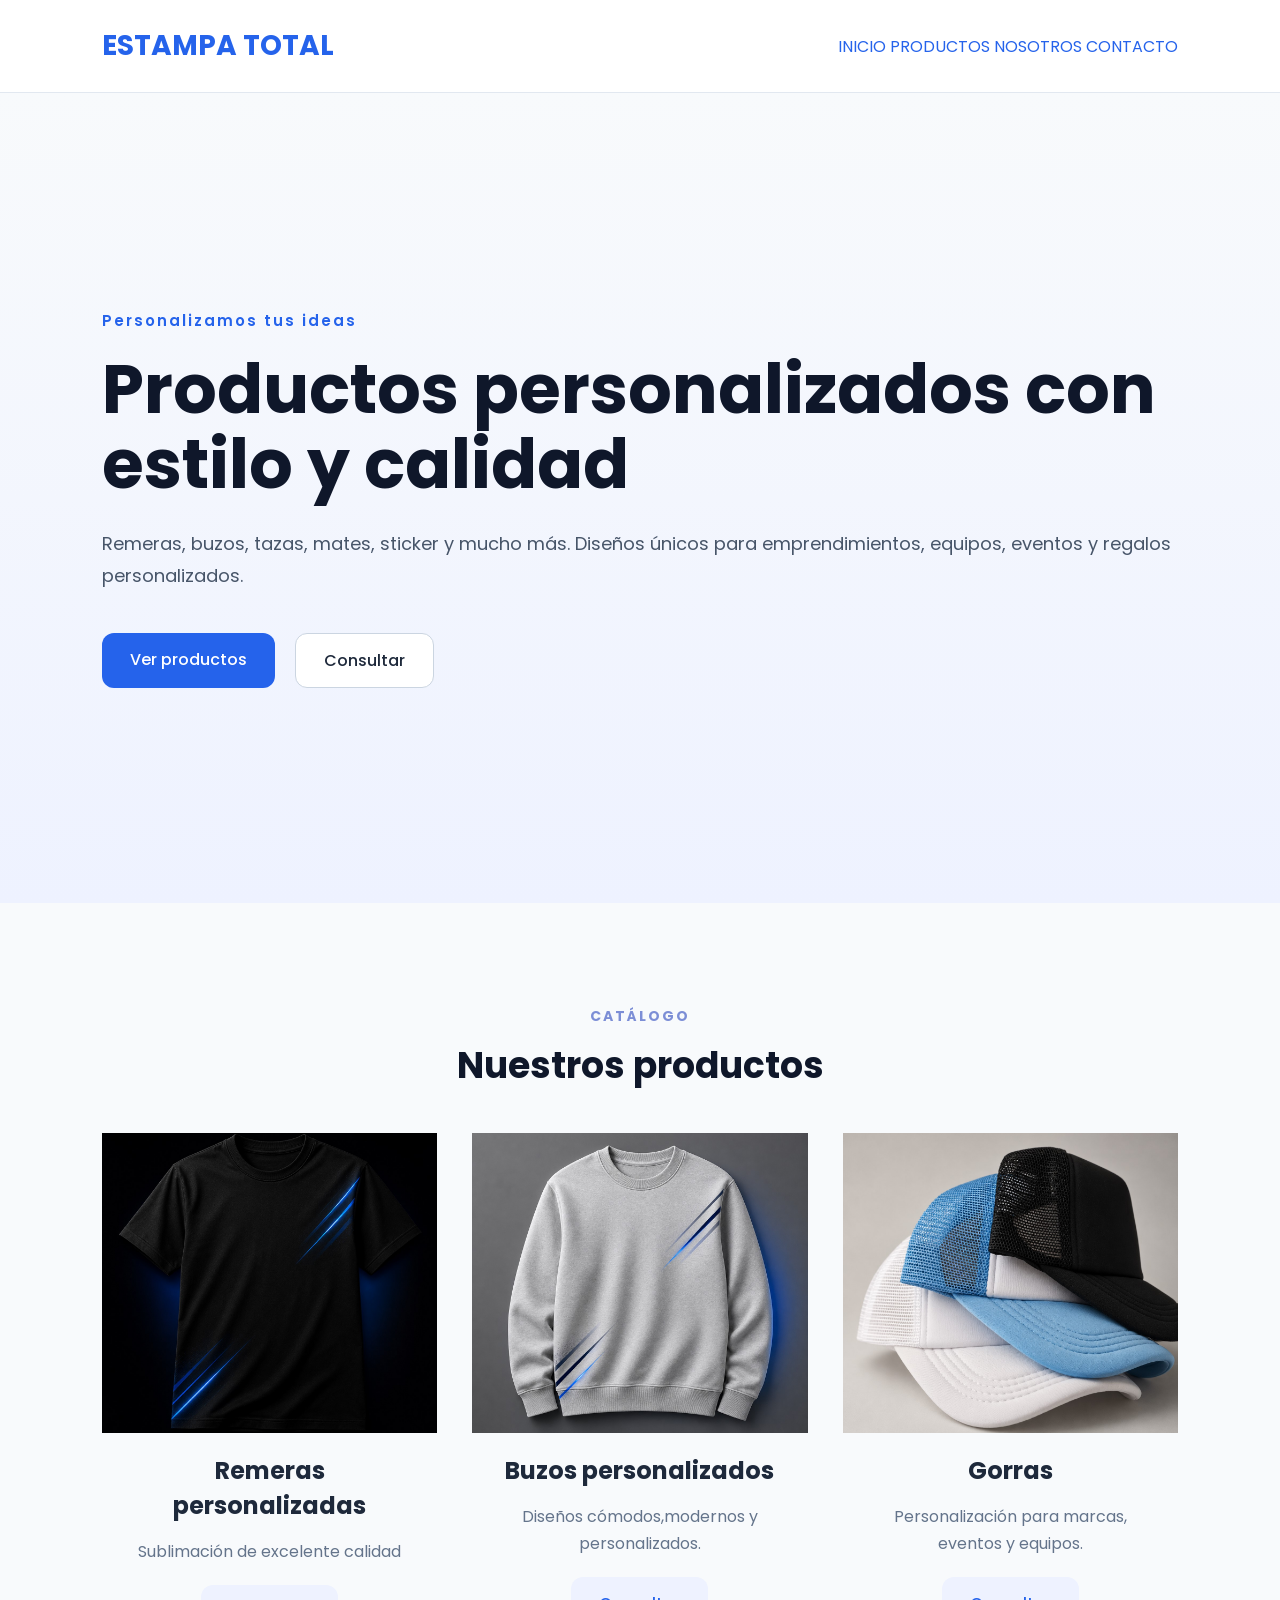
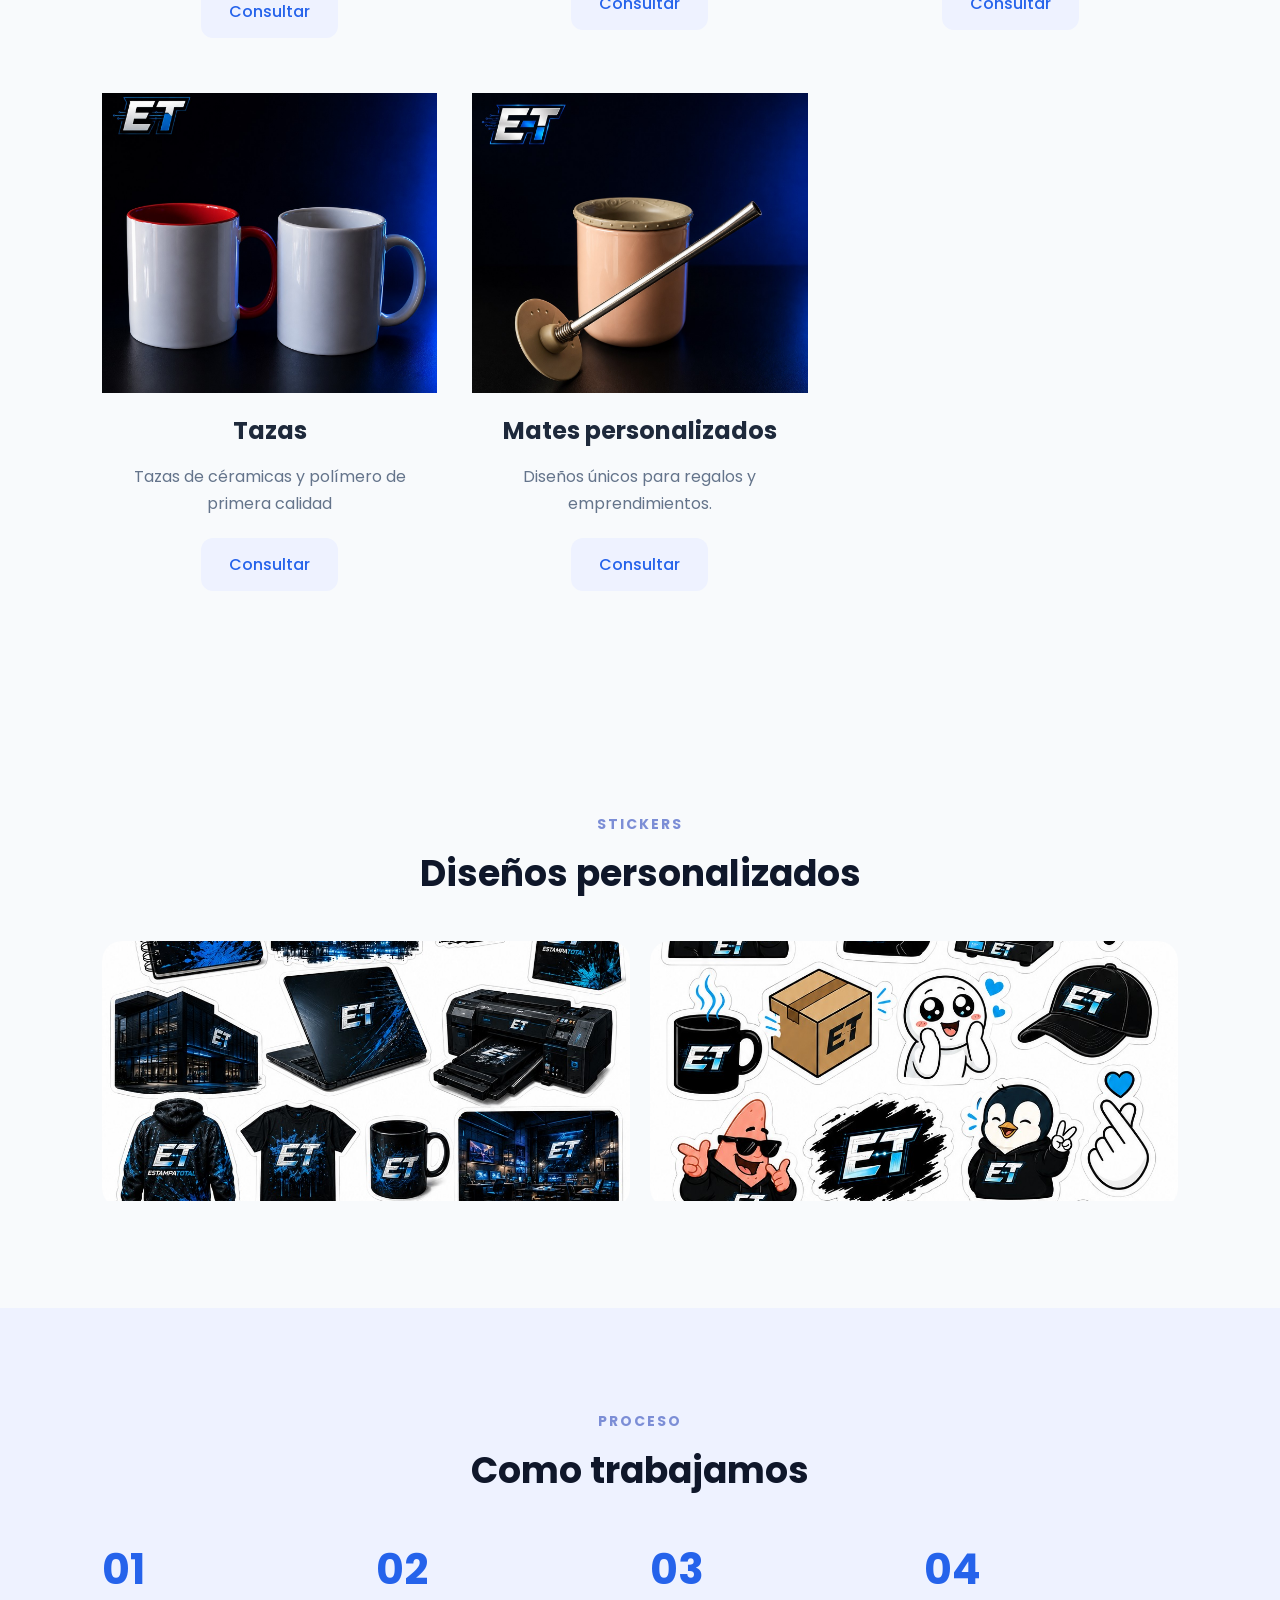
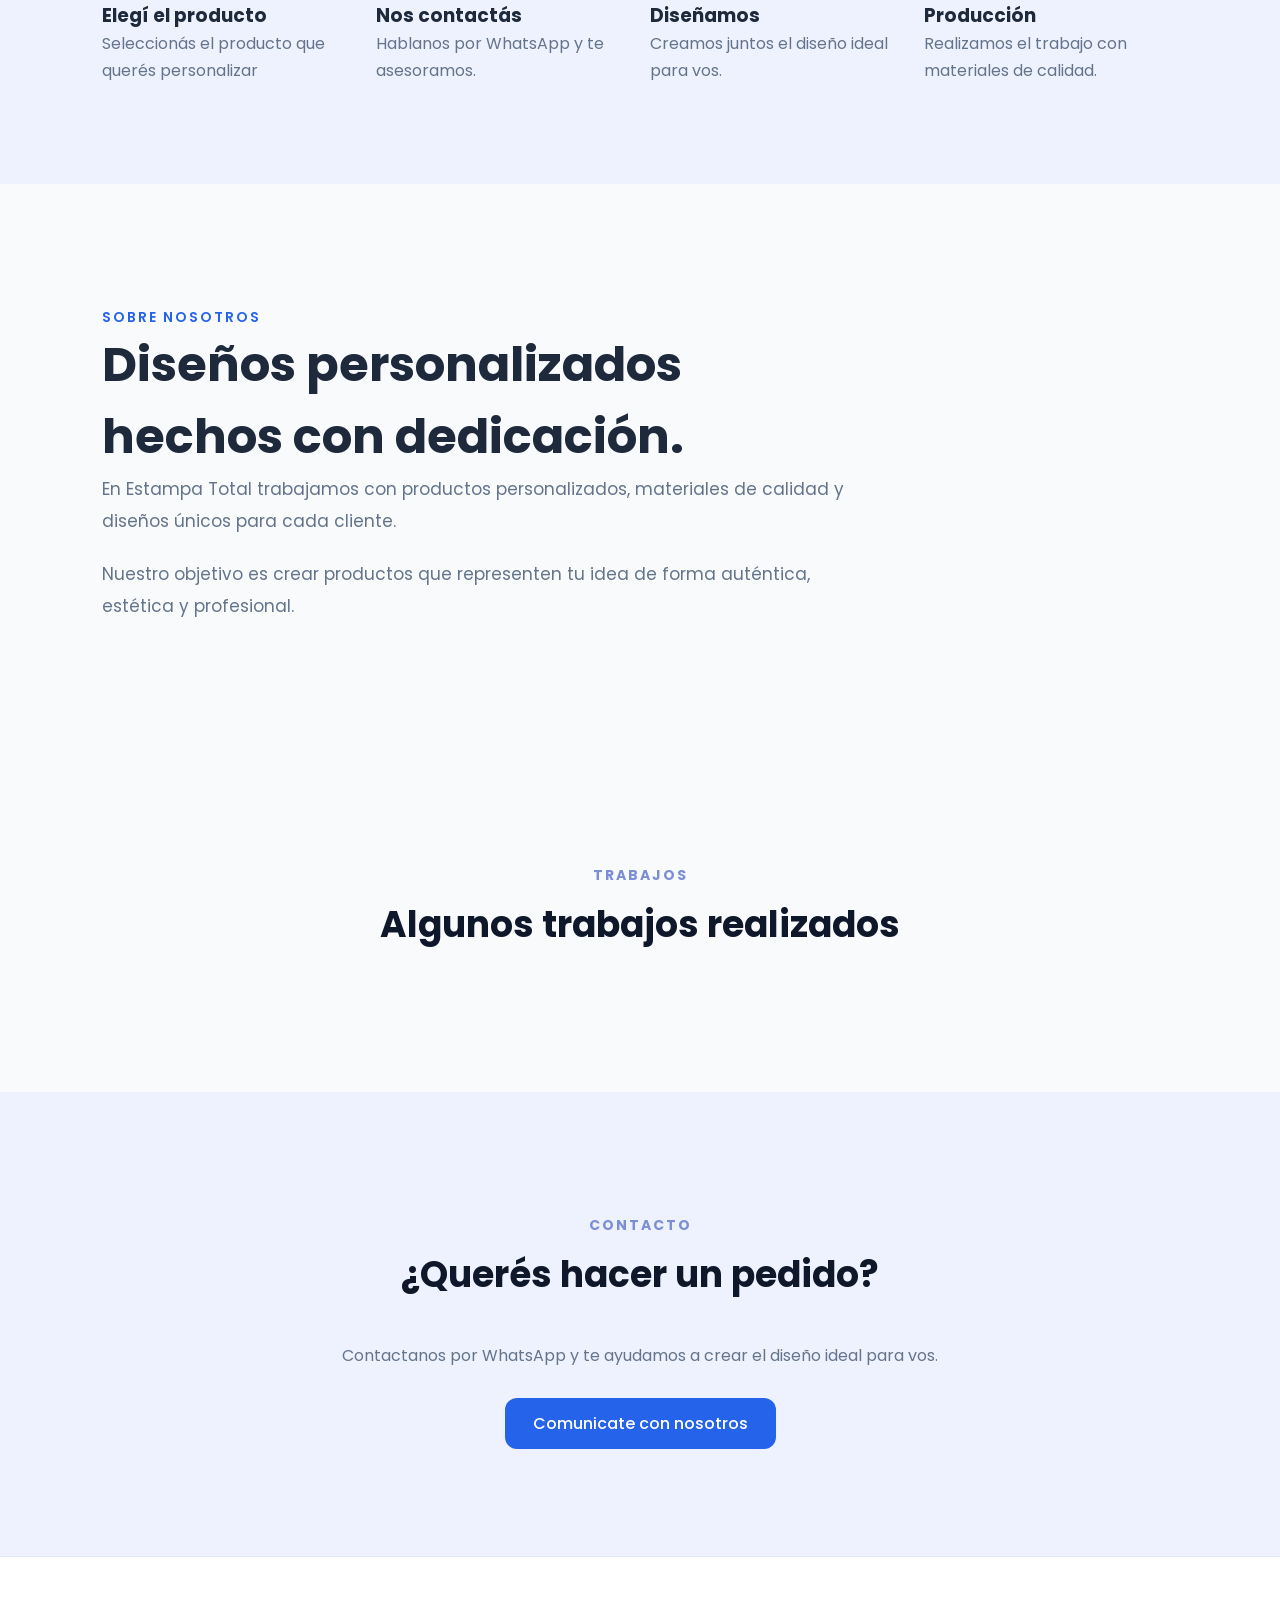
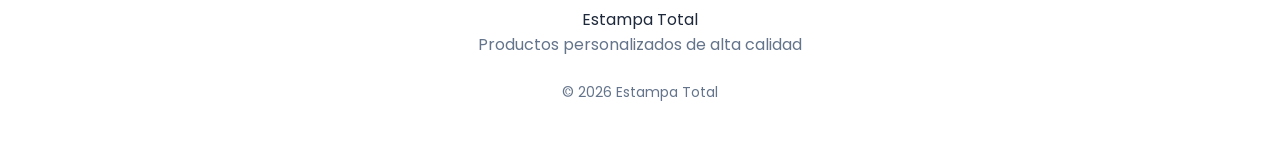
<file: index.html>
<!DOCTYPE html>
<html lang="es">
<head>
    <meta charset="UTF-8">
    <meta name="viewport" content="width=device-width, initial-scale=1.0">
    <title>Estampa Total</title>

    <link rel="stylesheet" href="stylecss.css">
    <link rel="icon" href="IMG/favicon-16x16.jpg">

    <link rel="preconnect" href="https://fonts.googleapis.com">
    <link href="hppts://fonts.googleapis.com/css2?family=Poppins:wght@300;400;500;600;700&display=swap" rel="stylesheet">
    
</head>

<body>
      <header>
         <div class="logo">
              ESTAMPA TOTAL
         </div>
       <nav>
           <a href="#inicio">INICIO</a>
           <a href="#productos">PRODUCTOS</a>
           <a href="#nosotros">NOSOTROS</a>
           <a href="#contacto">CONTACTO</a>
        </nav>
     </header>

 <section class="hero" id="Inicio">
    <div class="hero-text">
        <span class="subtitle"> Personalizamos tus ideas</span>
        <h1>Productos personalizados con estilo y calidad</h1>
        <p>Remeras, buzos, tazas, mates, sticker y mucho más. Diseños únicos para emprendimientos, equipos, eventos y regalos personalizados.</p>
    <div class="hero-buttons">
        <a href="#productos" class="btn-primary">Ver productos</a>
        <a href="https://wa.me/5491137035328" class="btn-secondary">Consultar</a>
    </div>
    </div>
 </section>

 <section class="products" id="productos">
    <div class="section-title">
        <span>CATÁLOGO</span>
        <h2>Nuestros productos</h2>
    </div>
    <div class="products-grid">
        <div class="product-card">
            <img src="IMG/Remera.jpg" alt="Remera personalizada" title="Remeras de Estampa Total" height="200">
            <div class="product-info">
                <h3>Remeras personalizadas</h3>
                <p>Sublimación de excelente calidad</p>
                <a target="_blank" href="https://wa.me/5491137035328" title="WhatsApp" class="btn-card">Consultar</a>
            </div>

        </div>
        <div class="product-card">
            <img src="IMG/buzo.jpg" alt="Buzo personalizado" title="Buzos de Estampa Total" height="200">
            <div class="product-info">
                <h3>Buzos personalizados</h3>
                <p>Diseños cómodos,modernos y personalizados.</p>
                <a target="_blank" href="https://wa.me/5491137035328" title="WhatsApp" class="btn-card">Consultar</a>
            </div>
        </div>
        <div class="product-card">
            <a target="_blank" href="gorras.html">
            <img src="IMG/gorra.jpg" alt="Gorra personalizada" title="Gorras de Estampa Total" height="200">
            </a>
            <div class="product-info">
                <h3>Gorras</h3>
                <p>Personalización para marcas, eventos y equipos.</p>
                <a target="_blank" href="https://wa.me/5491137035328" title="WhatsApp" class="btn-card">Consultar</a>
            </div>
        </div>
        <div class="product-card">
            <a target="_blank" href="tazas.html">
            <img src="IMG/taza.jpg" alt="Tazas personalizadas" title="Tazas de Estampa Total" height="200">
            </a>
            <div class="product-info">
                <h3>Tazas</h3>
                <p>Tazas de céramicas y polímero de primera calidad</p>
                <a target="_blank" href="https://wa.me/5491137035328" title="WhatsApp" class="btn-card">Consultar</a>
            </div>
        </div>
        <div class="product-card">
            <a target="_blank" href="mates.html">
                <img src="IMG/mate.jpg" alt="Mate personalizado" title="Mates de Estampa Total" height="200">
            </a>
            <div class="product-info">
                <h3>Mates personalizados</h3>
                <p>Diseños únicos para regalos y emprendimientos.</p>
                <a target="_blank" href="https://wa.me/5491137035328" title="WhatsApp" class="btn-card">Consultar</a>
            </div> 
        </div>
    </div>
  </section>

  <section class="stickers" id="stickers">
    <div class="section-title">
        <span>STICKERS</span>
        <h2>Diseños personalizados</h2>
    </div>
    <div class="stickers-grid">
        <div class="sticker-card">
            <img src="IMG/sticker4.jpg" alt="sticker" title="Estampa Total cool" height="200">
        </div>
        <div class="sticker-card">
            <img src="IMG/sticker3.jpg" alt="sticker" title="Estampa Total u.u" height="200">
        </div>
    </div>
  </section>

  <section class="process">
    <div class="section-title">
        <span>PROCESO</span>
        <h2>Como trabajamos</h2>
    </div>
    <div class="process-grid">
        <div class="process-card">
            <span>01</span>
            <h3>Elegí el producto</h3>
            <p>Seleccionás el producto que querés personalizar</p>
        </div>
        <div class="process-card">
            <span>02</span>
            <h3>Nos contactás</h3>
            <p>Hablanos por WhatsApp y te asesoramos.</p>
        </div>
        <div class="process-card">
            <span>03</span>
            <h3>Diseñamos</h3>
            <p>Creamos juntos el diseño ideal para vos.</p>
        </div>
        <div class="process-card">
            <span>04</span>
            <h3>Producción</h3>
            <p>Realizamos el trabajo con materiales de calidad.</p>
        </div>
    </div>
  </section>

  <section class="about" id="nosotros">
    <div class="about-content">
        <div class="about-text">
            <span>SOBRE NOSOTROS</span>
            <h2>Diseños personalizados hechos con dedicación.</h2>
            <p>En Estampa Total trabajamos con productos personalizados, materiales de calidad y diseños únicos para cada cliente.</p>
            <p>Nuestro objetivo es crear productos que representen tu idea de forma auténtica, estética y profesional.</p>
        </div>
    </div>
  </section>

  <section class="gallery">
    <div class="section-title">
        <span>TRABAJOS</span>
        <h2>Algunos trabajos realizados</h2>
        <!--<DIV CLASS=GALLERY-GRID">
            <IMG SRC=IMAGEN DEL PRODUCTO>
            <PONGO LA IMAGEN DEL OTRO PRODUCTO>
                TERMINO CON </DIV>-->
    </div>
  </section>

  <section class="contact" id="contacto">
    <div class="section-title">
        <span>CONTACTO</span>
        <h2>¿Querés hacer un pedido?</h2>
    </div>
    <p>Contactanos por WhatsApp y te ayudamos a crear el diseño ideal para vos.</p>
    <a target="_blank" href="https://wa.me/5491137035328" title="WhatsApp" class="btn-primary">Comunicate con nosotros</a>
  </section>

  <footer>
    <div class="footer-logo"> Estampa Total</div>
    <p>Productos personalizados de alta calidad</p>
    <p class="copyright"> © 2026 Estampa Total</p>
  </footer>
</body>
</html>
</file>
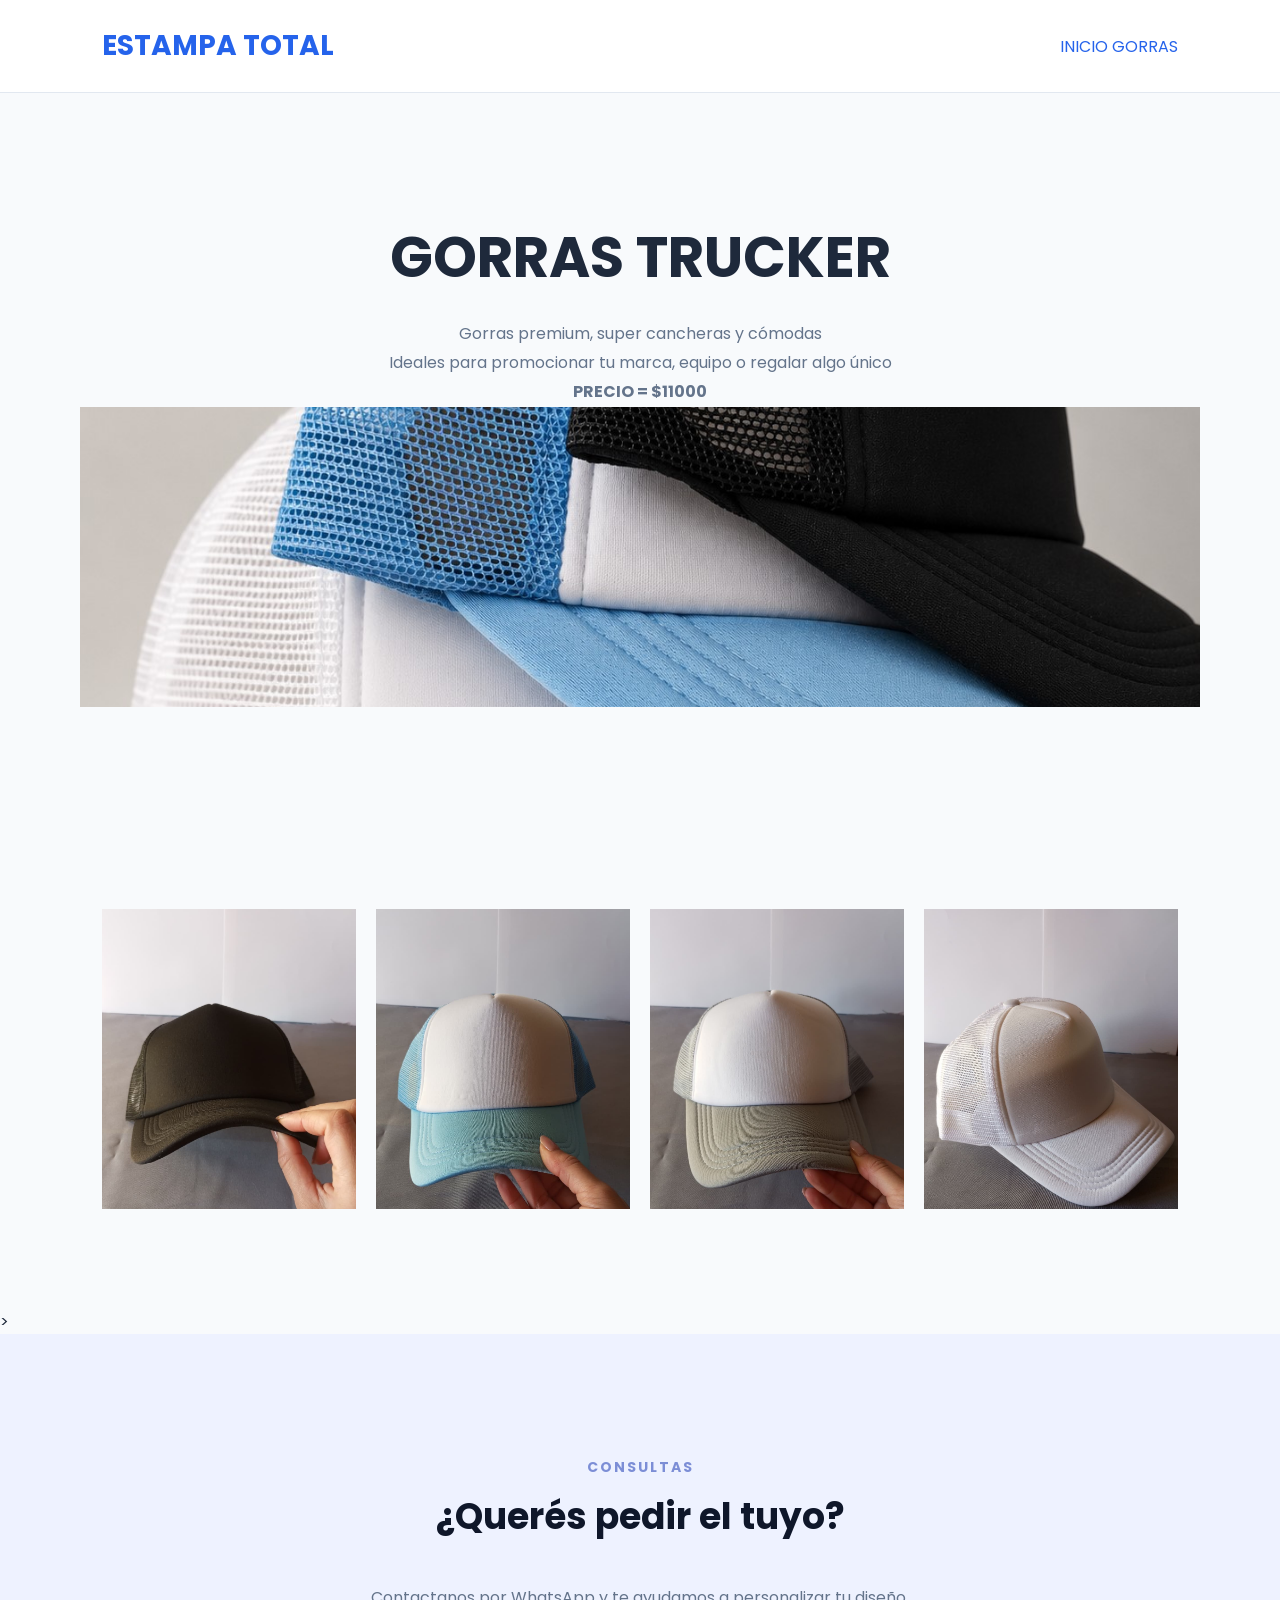
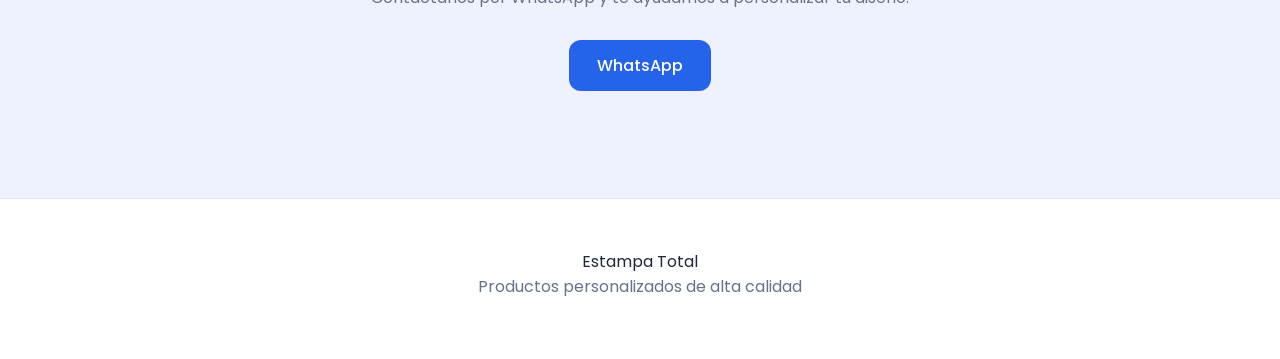
<file: gorras.html>
<!DOCTYPE html>
<html lang="es">
    <head>
        <meta charset="UTF-8">
        <meta name="viewport" content="width=device-width, initial-scale=1.0">

        <title>Gorras | Estampa Total </title>
        <link rel="stylesheet" href="stylecss.css">
        <link rel="icon" href="IMG/favicon-16x16.jpg">
        <link rel="preconnect" href="https://fonts.googleapis.com">
        <link href="https://fonts.googleapis.com/css2?family=Poppins:wght@300;400;500;600;700&display=swap" rel="stylesheet">
    </head>
    <body>
        <header>
            <div class="logo">ESTAMPA TOTAL</div>
            <nav> 
                <a href="index.html">INICIO</a>
                <a href="gorras.html">GORRAS</a>
            </nav>
        </header>
        <section class="page-hero">
            <h1>GORRAS TRUCKER</h1>
            <p>Gorras premium, super cancheras y cómodas</p>
            <p>Ideales para promocionar tu marca, equipo o regalar algo único</p>
            <p><b>PRECIO = $11000</b></p>
            <img src="IMG/gorra.jpg" alt="gorras">
        </section>
        <section class="products">
            <div class="product-grid">
                <div class="product-card">
                    <img src="IMG/gorra negra.jpg" alt="gorra negra">
                </div>
                <div class="product-card">
                    <img src="IMG/gorra celeste.jpg" alt="gorra celeste">
                </div>
                <div class="product-card">
                    <img src="IMG/gorra gris.jpg" alt="gorra gris">
                </div>
                <div class="product-card">
                    <img src="IMG/gorra blanca.jpg" alt="gorra blanca">
                </div>
            </div>
        </section>
        ><section class="contact">
            <div class="section-title">
                <span>CONSULTAS</span>
                <h2>¿Querés pedir el tuyo?</h2>
            </div>
            <p>Contactanos por WhatsApp y te ayudamos a personalizar tu diseño.</p>
            <a target="_blank" href="https://wa.me/5491137035328" class="btn-primary">WhatsApp</a>
        </section>
      <footer>
         <div class="footer-logo">Estampa Total</div>
         <p>Productos personalizados de alta calidad</p>
       </footer>
    </body>
</html>
</file>
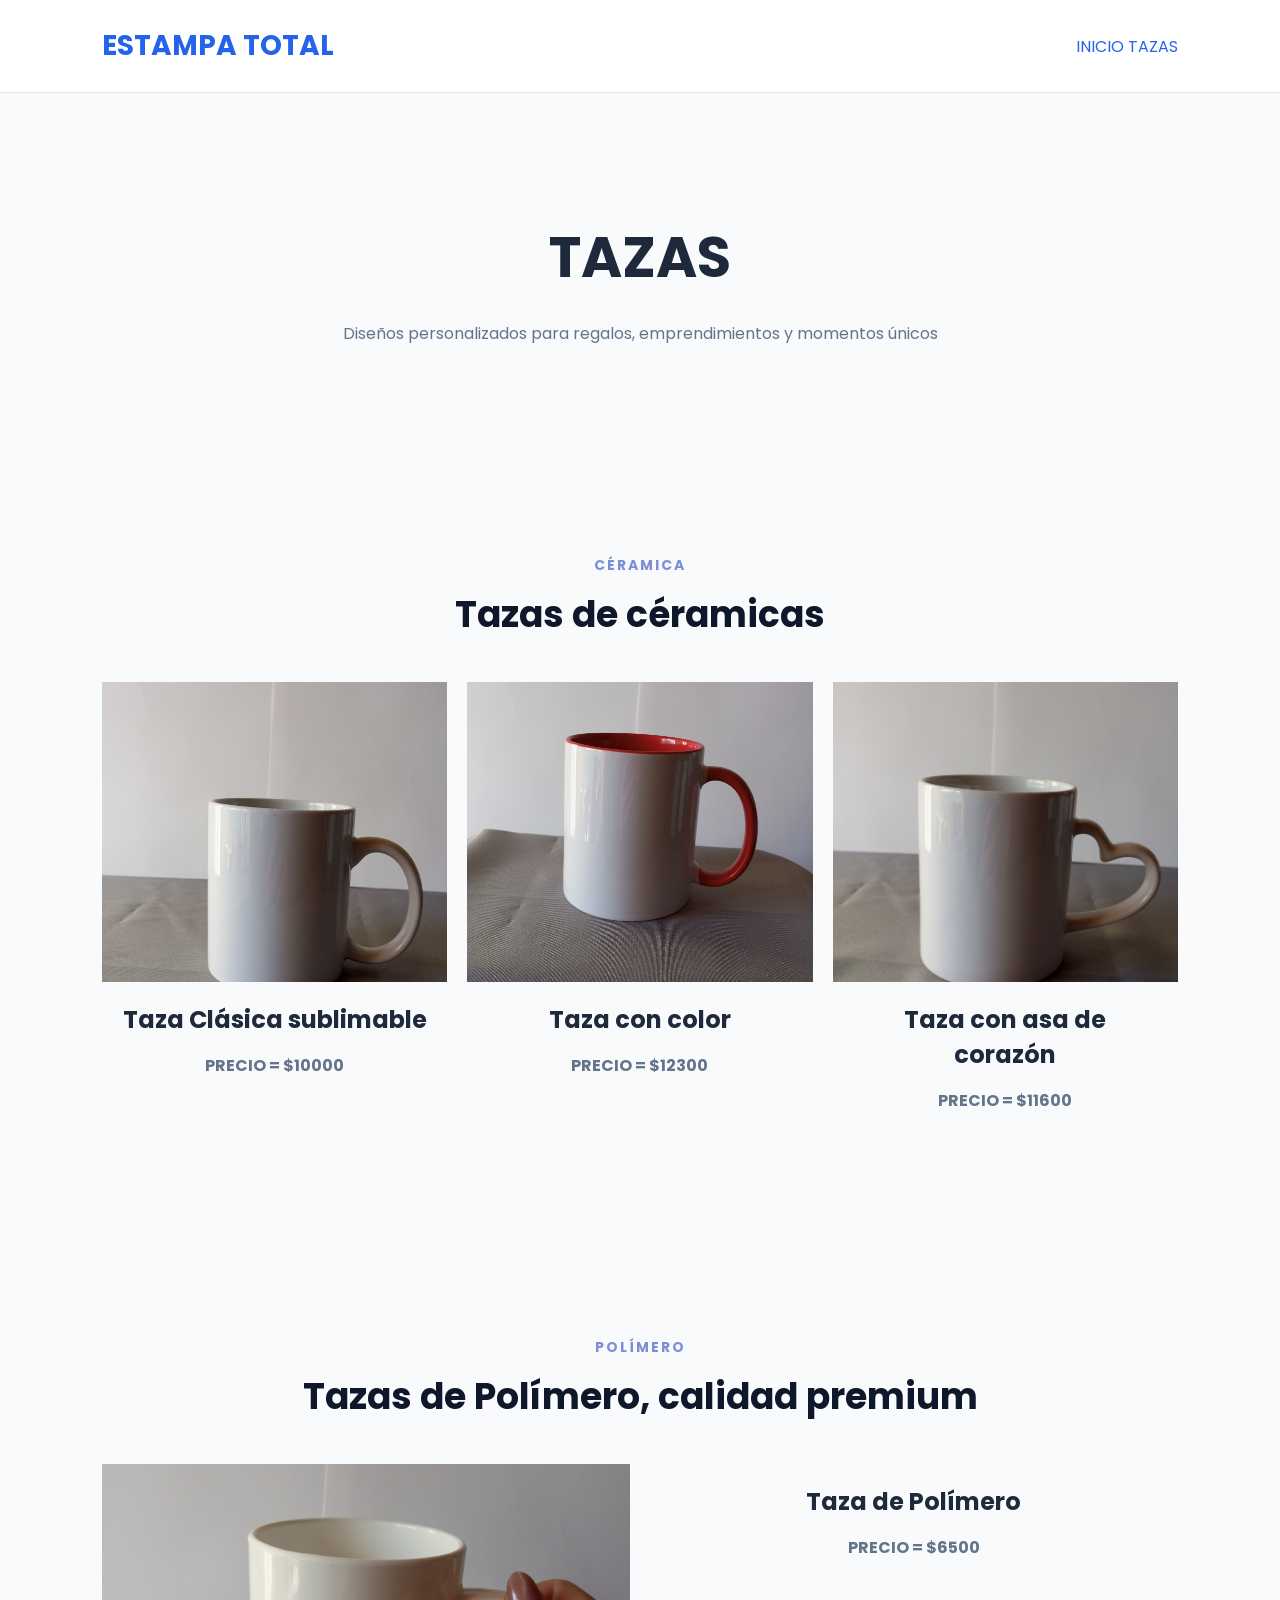
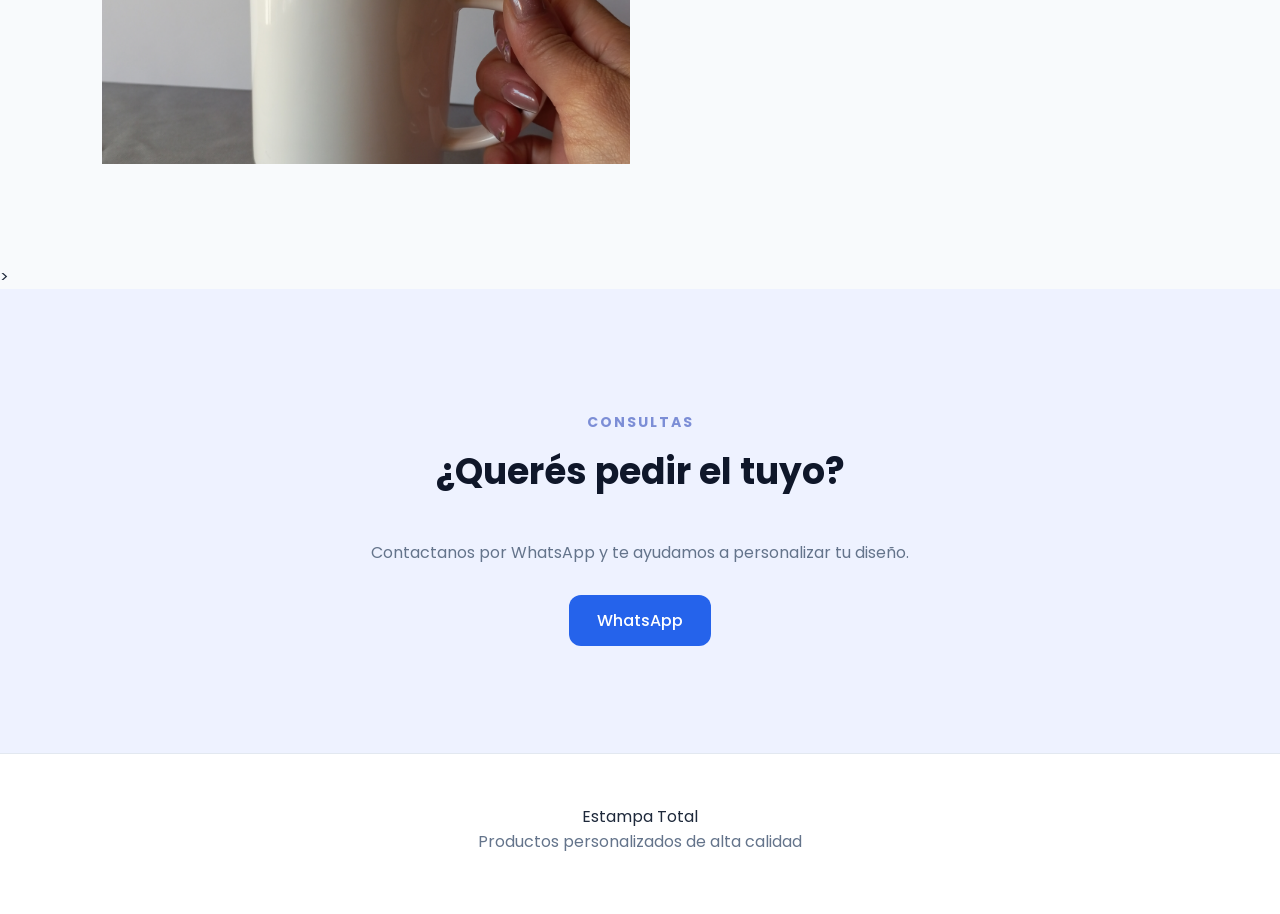
<file: tazas.html>
<!DOCTYPE html>
<html lang="es">
    <head>
        <meta charset="UTF-8">
        <meta name="viewport" content="width=device-width, initial-scale=1.0">

        <title>Tazas | Estampa Total </title>
        <link rel="stylesheet" href="stylecss.css">
        <link rel="icon" href="IMG/favicon-16x16.jpg">
        <link rel="preconnect" href="https://fonts.googleapis.com">
        <link href="https://fonts.googleapis.com/css2?family=Poppins:wght@300;400;500;600;700&display=swap" rel="stylesheet">
    </head>
    <body>
        <header>
            <div class="logo">ESTAMPA TOTAL</div>
            <nav> 
                <a href="index.html">INICIO</a>
                <a href="tazas.html">TAZAS</a>
            </nav>
        </header>
        <section class="page-hero">
            <h1>TAZAS</h1>
            <p>Diseños personalizados para regalos, emprendimientos y momentos únicos</p>
        </section>
        <section class="products">
            <div class="section-title">
                <span>CÉRAMICA</span>
                <H2>Tazas de céramicas</H2>
            </div>
            <div class="product-grid">
                <div class="product-card">
                    <img src="IMG/taza de ceramica.jpg" alt="taza blanca">
                    <div class="product-info">
                        <h3>Taza Clásica sublimable</h3>
                        <p><b>PRECIO = $10000</b></p>
                    </div>
                </div>
                <div class="product-card">
                    <img src="IMG/taza de color.jpg" alt="taza color">
                    <div class="product-info">
                        <h3>Taza con color</h3>
                        <p><b>PRECIO = $12300</b></p>
                    </div>
                </div>
                <div class="product-card">
                    <img src="IMG/taza asa de corazon.jpg" alt="taza corazon">
                    <div class="product-info">
                        <h3>Taza con asa de corazón</h3>
                        <p><b>PRECIO = $11600</b></p>
                    </div>
                </div>
            </div>
        </section>
        <section class="products">
            <div class="section-title">
                <span>POLÍMERO</span>
                <h2>Tazas de Polímero, calidad premium</h2>
            </div>
            <div class="product-grid">
                <div class="product-card">
                    <img src="IMG/taza de plastico.jpg" alt="taza polimero">
                </div>
                <div class="product-info">
                    <h3>Taza de Polímero</h3>
                    <p><b>PRECIO = $6500</b></p>
                </div>
            </div>
        </section>
         ><section class="contact">
            <div class="section-title">
                <span>CONSULTAS</span>
                <h2>¿Querés pedir el tuyo?</h2>
            </div>
            <p>Contactanos por WhatsApp y te ayudamos a personalizar tu diseño.</p>
            <a target="_blank" href="https://wa.me/5491137035328" class="btn-primary">WhatsApp</a>
        </section>
      <footer>
         <div class="footer-logo">Estampa Total</div>
         <p>Productos personalizados de alta calidad</p>
       </footer>
    </body>
</html>
</file>
<file: stylecss.css>
*{
    margin:0;
    padding:0;
    box-sizing:border-box;
}
body{
    font-family:'poppins', sans-serif;
    background-color:#f8fafc;
    color: #1e293b;
}
a{
    text-decoration: none;
}
header{
    width:100%;
    display: flex;
    justify-content: space-between;
    align-items:center;
    
    padding: 25px 8%;
    background-color: #ffffff;
    position: sticky;
    top: 0;

    z-index: 1000;
    border-bottom: 1px solid #e2e8f0;
}
.logo{
    font-size: 28px;
    font-weight: 700;
    color: #2563eb;
}
nav a{
    color: #2563eb;
}
.hero{
    min-height: 90vh;
    display: flex;
    align-items: center;
    padding: 0 8%;

    background: linear-gradient(to bottom, #f8fafc, #eef2ff);
}
.hero text{
    max-width: 650px;
}
.subtitle{ 
    color: #2563eb;
    font-size: 15px;
    font-weight: 600;
    letter-spacing: 2px;
}
.hero h1{
    font-size: 68px;
    line-height: 1.1;
    margin-top: 20px;
    margin-bottom: 25px;
    color:#0f172a;
}
.hero p{
    font-size: 18px;
    line-height: 1.8;
    color: #475569;
    margin-bottom: 40px;
}
.hero-buttons{
    display: flex;
    gap: 20px;
}
.btn-primary,
.btn-secondary,
.btn-card{
    padding: 14px 28px;
    border-radius: 12px;
    font-weight: 500;
    transition: 0.3s;
}
.btn-primary{
    background-color: #2563eb;
    color: white;
}
.btn-primary:hover{
    background-color: #1d4ed8;
    transform: translatey(-3px);
}
.btn-secondary{
    border:1px solid #cbd5e1;
    color: #1e293b;
    background-color: white;
}
.btn-secondary:hover{
    border-color: #2563eb;
    color: #2563eb;
}
.btn-card{
    display: inline-block;
    background-color: #eef2ff;
    color: #2563eb;
    margin-top: 20px;
}
.btn-card:hover{
    background-color: #dbeafe;
}
.section-title{
    text-align: center;
    margin-bottom: 60px;
}
.section-title span{
    color:#2563eb;
    font-size: 14px;
    font-weight: 600;
    letter-spacing: 2px;
}
.section-title h2{
    font-size: 42px;
    margin-top: 15px;
    color:#0f172a;
}
categories{
    display: grid;
    grid-template-columns: repeat(auto-fit,minmax(220px,1fr));
    gap: 25px;
    padding: 80px 8%;
}
.category-card{
    background-color: white;
    padding: 35px;
    border-radius: 20px;
    border: 1px solid #e2e8f0;
    transition: 0.3s;
}
.category-card:hover{
    transform: translateY(-5px);
    border-color: #93c5fd;
}
.category-card h3{
    margin-bottom: 12px;
    font-size:22px;
}
.category-card p{
    color:#64748b;
    line-height: 1.6;
}
.products{
    padding: 100px 8%;
}
.products-grid{
    display: grid;
    grid-template-columns: repeat(auto-fit,minmax(280px, 1fr));
    gap: 35px;
}
product-card{
    background-color: white;
    border-radius: 24px;
    overflow: hidden;
    border: 1px solid #e2e8f0;
    transition: 0.3s;
}
.product-card:hover{
    transform:translateY(-6px)
}
.product-card img{
    width: 100%;
    height: 300px;
    object-fit: cover;
}
.product-info{
    padding: 30px;
}
.product-info h3{
    font-size: 24px;
    margin-bottom: 15px;
}
.product-info p{
    color:#64748b;
    line-height: 1.7;
}
.stickers{
    padding: 100px 8%;
    background-color: #f8fafc;
}
.stickers-grid{
    display:grid;
    grid-template-columns: repeat(auto-fit,minmax(220px, 1fr));
    gap:20px;
}
.sticker-card{
    overflow: hidden;
    border-radius: 20px;
}
.sticker-card img{
    width: 100%;
    height: 260px;
    object-fit:cover;
    transition: 0.4s;
}
.sticker-card:hover img{
    transform: scale(1.05);
}
.process{
    padding: 100px 8%;
    background-color: #eef2ff;
}
.process-grid{
    display: grid;
    grid-template-columns: repeat(auto-fit, minmax(250px, 1fr));
    gap: 20px;
}
.process-card span{
    font-size: 42px;
    font-weight: 700;
    color: #2563eb;
}
.process-card p{
    color: #64748b;
    line-height: 1.7;
}
.about{ 
    padding: 120px 8%;
}
.about-text{
    max-width: 750px;
}
.about-text span{
    color: #2563eb;
    font-size: 14px;
    font-weight: 600;
    letter-spacing: 2px;
}
.about-text h2{
    font-size: 48px;
    margin: 20px o 30px;
}
.about-text p{
    margin-bottom: 20px;
    color: #64748b;
    line-height: 1.9;
    font-size: 17px;
}
.gallery{
    padding: 100px 8%;
}
.gallery-grid{
    display: grid;
    grid-template-columns: repeat(auto-fit, minmax(250px, 1fr));
    gap: 20px;
}
.gallery-grid img{
    width: 100%;
    height: 320px;
    object-fit: cover;
    border-radius: 20px;
}
.contact{
    padding: 120px 8%;
    text-align: center;
    background-color: #eef2ff;
}
.contact p{
    max-width: 700px;
    margin: auto;
    margin-bottom: 40px;
    line-height: 1.8;
    color: #64748b;
}
footer{
    padding: 50px 8%;
    background-color: white;
    border-top: 1px solid #e2e8f0;
    text-align: center;
}
footer p{
    color: #64748b;
    margin-bottom: 10px;
}
.copyright{
    margin-top: 25px;
    font-size: 14px;
}
@media(max-width: 900px){
    header{
        flex-direction: column;
        gap: 20px;
    }
    nav{
        flex-wrap: wrap;
        justify-content: center;
        gap: 20px;
    }
    .hero{
        text-align: center;
        flex-wrap: wrap;
        padding-top: 80px;
        padding-bottom: 80px;
    }
    .hero h1{
        font-size: 42px;
        line-height: 1.2;
        text-align: center;
    }
    .hero-text{
        width: 100%;
    }
    .hero p{
        text-align: center;
        font-size: 17px;
        line-height: 1.8;
    }

    .section-title h2{
        font-size: 34px;
    }
    .about-text h2{
        font-size: 38px;
    }
}
.page-hero{ 
    padding:  8% 80px;
     text-align: center;
    }
.page-hero h1{
    font-size: 56px;
    margin:20px 0;
}
.page-hero p{
    max-width: 700px;
    margin: auto;
    color: #64748b;
    line-height: 1.8;
}
.product-grid{
    display: grid;
    grid-template-columns: repeat(auto-fit, minmax(250px, 1fr));
    gap: 20px;
}
.product-card img{
    width: 100%;
    height: 300px;
    object-fit: cover;
    display: block;
}
.product-info{
    padding: 20px;
    text-align: center;
}
.section-title{
    text-align: center;
    margin-bottom: 40px;
}
.section-title span{
    color:#7c8ed6;
    font-weight: bold;
    letter-spacing: 2px;
}
.section-title h2{
    font-size: 36px;
    margin-top: 10px;
}
.page-hero img{
     width: 100%;
    height: 300px;
    object-fit: cover;
    display: block;
}
</file>
